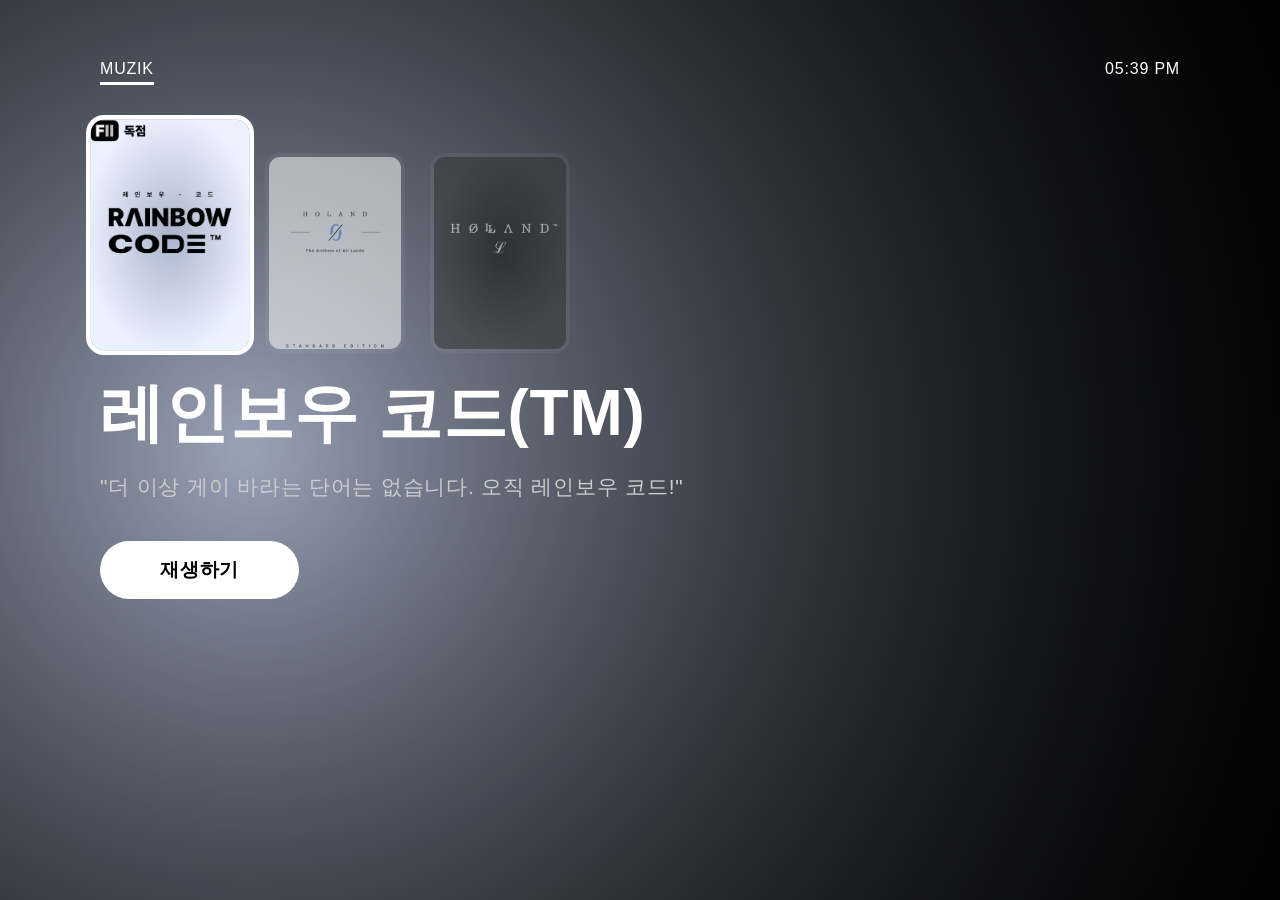
<file: index.html>
<!DOCTYPE html>
<html lang="ko">
<head>
    <meta charset="UTF-8">
    <title>Fllip(TM) - Muzik Edition</title>
    <style>
        :root {
            --primary-white: #ffffff;
            --text-gray: #b0b0b0;
            --transition-speed: 0.5s;
        }

        * {
            margin: 0; padding: 0; box-sizing: border-box;
            font-family: 'Segoe UI', Roboto, Helvetica, Arial, sans-serif;
            letter-spacing: 0.05rem;
        }

        body {
            background: #000;
            color: var(--primary-white);
            height: 100vh;
            overflow: hidden;
        }

        /* 배경 레이어 */
        #bg-layer {
            position: fixed; top: 0; left: 0; width: 100%; height: 100%; z-index: -2;
            transition: background 1s cubic-bezier(0.4, 0, 0.2, 1), transform 1.2s ease-out;
            background-size: cover; background-position: center; transform: scale(1.05);
        }

        .overlay {
            position: fixed; top: 0; left: 0; width: 100%; height: 100%;
            background: radial-gradient(circle at 20% 50%, rgba(0,0,0,0.1) 0%, rgba(0,0,0,0.8) 100%);
            z-index: -1;
        }

        /* 실행 애니메이션용 화이트 오버레이 */
        #flash-overlay {
            position: fixed; top: 0; left: 0; width: 100%; height: 100%;
            background: white; opacity: 0; pointer-events: none; z-index: 100;
            transition: opacity 0.4s ease;
        }

        .ps5-container {
            padding: 60px 100px; height: 100vh; display: flex; flex-direction: column;
            transition: transform 0.8s cubic-bezier(0.7, 0, 0.3, 1), opacity 0.8s, filter 0.8s;
        }

        /* 실행 애니메이션 적용 시 상태 */
        body.launching .ps5-container { transform: scale(2.5); filter: brightness(2) blur(15px); opacity: 0; }
        body.launching #flash-overlay { opacity: 1; }

        header { display: flex; justify-content: space-between; margin-bottom: 50px; text-transform: uppercase; }
        .nav-tabs span { margin-right: 40px; opacity: 0.4; transition: 0.3s; cursor: pointer; }
        .nav-tabs span.active { opacity: 1; border-bottom: 3px solid white; padding-bottom: 5px; }

        .game-list { display: flex; gap: 25px; height: 250px; align-items: center; }
        .game-item {
            width: 140px; height: 200px; border-radius: 15px; overflow: hidden;
            cursor: pointer; transition: all 0.5s cubic-bezier(0.22, 1, 0.36, 1);
            border: 4px solid transparent; background: rgba(255,255,255,0.05);
        }
        .game-item img { width: 100%; height: 100%; object-fit: cover; opacity: 0.5; transition: 0.5s; }
        .game-item.selected { transform: scale(1.2) translateY(-15px); border-color: white; z-index: 10; }
        .game-item.selected img { opacity: 1; transform: scale(1.05); }

        .info-panel { margin-top: auto; margin-bottom: 80px; max-width: 800px; }
        .info-panel h1 { font-size: 4rem; font-weight: 800; margin-bottom: 20px; line-height: 1.1; }
        .info-panel p { font-size: 1.3rem; line-height: 1.8; color: #ccc; margin-bottom: 35px; word-break: keep-all; }

        .play-btn {
            padding: 16px 60px; background: white; color: black; border: none;
            border-radius: 40px; font-weight: bold; font-size: 1.2rem; cursor: pointer;
            transition: 0.3s cubic-bezier(0.175, 0.885, 0.32, 1.275);
        }

        @keyframes fadeInUp {
            from { opacity: 0; transform: translateY(40px); filter: blur(10px); }
            to { opacity: 1; transform: translateY(0); filter: blur(0); }
        }
        .animate-in { animation: fadeInUp 0.7s cubic-bezier(0.22, 1, 0.36, 1) forwards; }

        /* 스플래시 스크린 스타일 */
    #splash-screen {
        position: fixed;
        top: 0; left: 0;
        width: 100%; height: 100%;
        background: #000;
        display: flex;
        justify-content: center;
        align-items: center;
        z-index: 1000;
        opacity: 0;
        visibility: hidden;
        transition: opacity 0.5s ease;
    }

    /* 플스 특유의 서서히 밝아지는 로고 연출 */
    .splash-logo {
        font-size: 3rem;
        font-weight: 900;
        letter-spacing: 1rem;
        color: #fff;
        text-shadow: 0 0 20px rgba(255,255,255,0.5);
        animation: logoGlow 2s ease-in-out infinite alternate;
        margin-bottom: 20px;
    }

    .splash-loader {
        width: 50px;
        height: 2px;
        background: rgba(255,255,255,0.2);
        position: relative;
        overflow: hidden;
        margin: 0 auto;
    }

    .splash-loader::after {
        content: '';
        position: absolute;
        left: -100%;
        width: 100%;
        height: 100%;
        background: #fff;
        animation: loading 1.5s infinite;
    }

    @keyframes logoGlow {
        from { opacity: 0.6; transform: scale(0.98); filter: blur(2px); }
        to { opacity: 1; transform: scale(1); filter: blur(0px); }
    }

    @keyframes loading {
        0% { left: -100%; }
        50% { left: 0; }
        100% { left: 100%; }
    }

    /* 배경이 빨려 들어가는 연출 강화 */
    body.launching .ps5-container {
        transform: scale(1.5); /* 너무 과하지 않게 조정 */
        filter: blur(20px) brightness(0);
        opacity: 0;
        transition: all 1.2s cubic-bezier(0.7, 0, 0.3, 1);
    }

    body.launching #splash-screen {
        opacity: 1;
        visibility: visible;
    }
    </style>
</head>
<body>
    <div id="bg-layer"></div>
    <div class="overlay"></div>

    <div class="ps5-container">
        <header>
            <div class="nav-tabs"><span class="active">Muzik</span></div>
            <div id="clock">11:00 PM</div>
        </header>

        <main>
            <div class="game-list" id="game-list">
            <div class="game-item" 
                    data-title="레인보우 코드(TM)" 
                    data-desc='"더 이상 게이 바라는 단어는 없습니다. 오직 레인보우 코드!"'
                    data-bg-val="#ACB5CD"
                    data-link="./vods/Rainbow Code.html">
                    <img src="img/레인보우 코드.png">
            </div>
                <div class="game-item selected" 
                     data-title="홀란드 제로 스탠다드 에디션" 
                     data-desc="Holland(TM)의 스핀오프 시리즈. Holland(TM)를 더 길고 강렬하게 즐겨보세요."
                     data-bg-val="#1a3a6a"
                     data-link="./vods/holland_zero.html">
                    <img src="img/홀란드 제로.png">
                </div>

                <div class="game-item" 
                     data-title="Holland(TM) 극" 
                     data-desc='"L은 영단어 Limit의 약자이며, 이는 극한을 뜻합니다" 2025년 5월 29일 출시한 Holand(TM)의 리메이크 작품. 더 향상된 품질로 Holand(TM)를 즐기세요.'
                     data-bg-val="#2e2b14"
                     data-link="./vods/holland_limit.html">
                    <img src="img/Holland Limit.png">
                </div>
            </div>

            <div class="info-panel" id="info-panel">
                <h1 id="disp-title">제목</h1>
                <p id="disp-desc">설명</p>
                <button class="play-btn" onclick="launchSequence()">재생하기</button>
            </div>
        </main>
    </div>

    <div id="splash-screen">
        <div class="splash-content">
            <div class="splash-logo">Fll!P</div>
            <div class="splash-loader"></div>
    </div>

    <script>
        const items = document.querySelectorAll('.game-item');
        const bgLayer = document.getElementById('bg-layer');
        const infoPanel = document.getElementById('info-panel');
        const dispTitle = document.getElementById('disp-title');
        const dispDesc = document.getElementById('disp-desc');

        let currentIndex = 0;

        function updateUI(index) {
            items.forEach(item => item.classList.remove('selected'));
            currentIndex = index;
            const target = items[currentIndex];
            target.classList.add('selected');

            infoPanel.classList.remove('animate-in');
            void infoPanel.offsetWidth; 

            setTimeout(() => {
                dispTitle.innerText = target.getAttribute('data-title');
                dispDesc.innerText = target.getAttribute('data-desc');
                
                const bgVal = target.getAttribute('data-bg-val');
                if (bgVal.startsWith('http') || bgVal.startsWith('img/')) {
                    bgLayer.style.background = `url('${bgVal}') center/cover`;
                } else {
                    bgLayer.style.background = `radial-gradient(circle at 20% 50%, ${bgVal} 0%, #000 100%)`;
                }
                infoPanel.classList.add('animate-in');
            }, 50);
        }

        function launchSequence() {
            const targetLink = items[currentIndex].getAttribute('data-link');
        
            // 1. 홈 UI 축소 및 암전 시작
            document.body.classList.add('launching');
        
            // 2. 충분한 스플래시 노출 후 페이지 이동
            setTimeout(() => {
                window.location.href = targetLink;
                }, 2500); // 2.5초 정도 로고를 보여줌
            }

        items.forEach((item, i) => {
            item.addEventListener('click', () => updateUI(i));
        });

        window.addEventListener('keydown', (e) => {
            if (e.key === 'ArrowRight') updateUI((currentIndex + 1) % items.length);
            else if (e.key === 'ArrowLeft') updateUI((currentIndex - 1 + items.length) % items.length);
            else if (e.key === 'Enter') launchSequence();
        });

        updateUI(0);

        setInterval(() => {
            const now = new Date();
            document.getElementById('clock').innerText = now.toLocaleTimeString([], {hour: '2-digit', minute:'2-digit'});
        }, 1000);
    </script>
</body>
</html>



<style>
    
</style>

<script>

</script>
</file>
